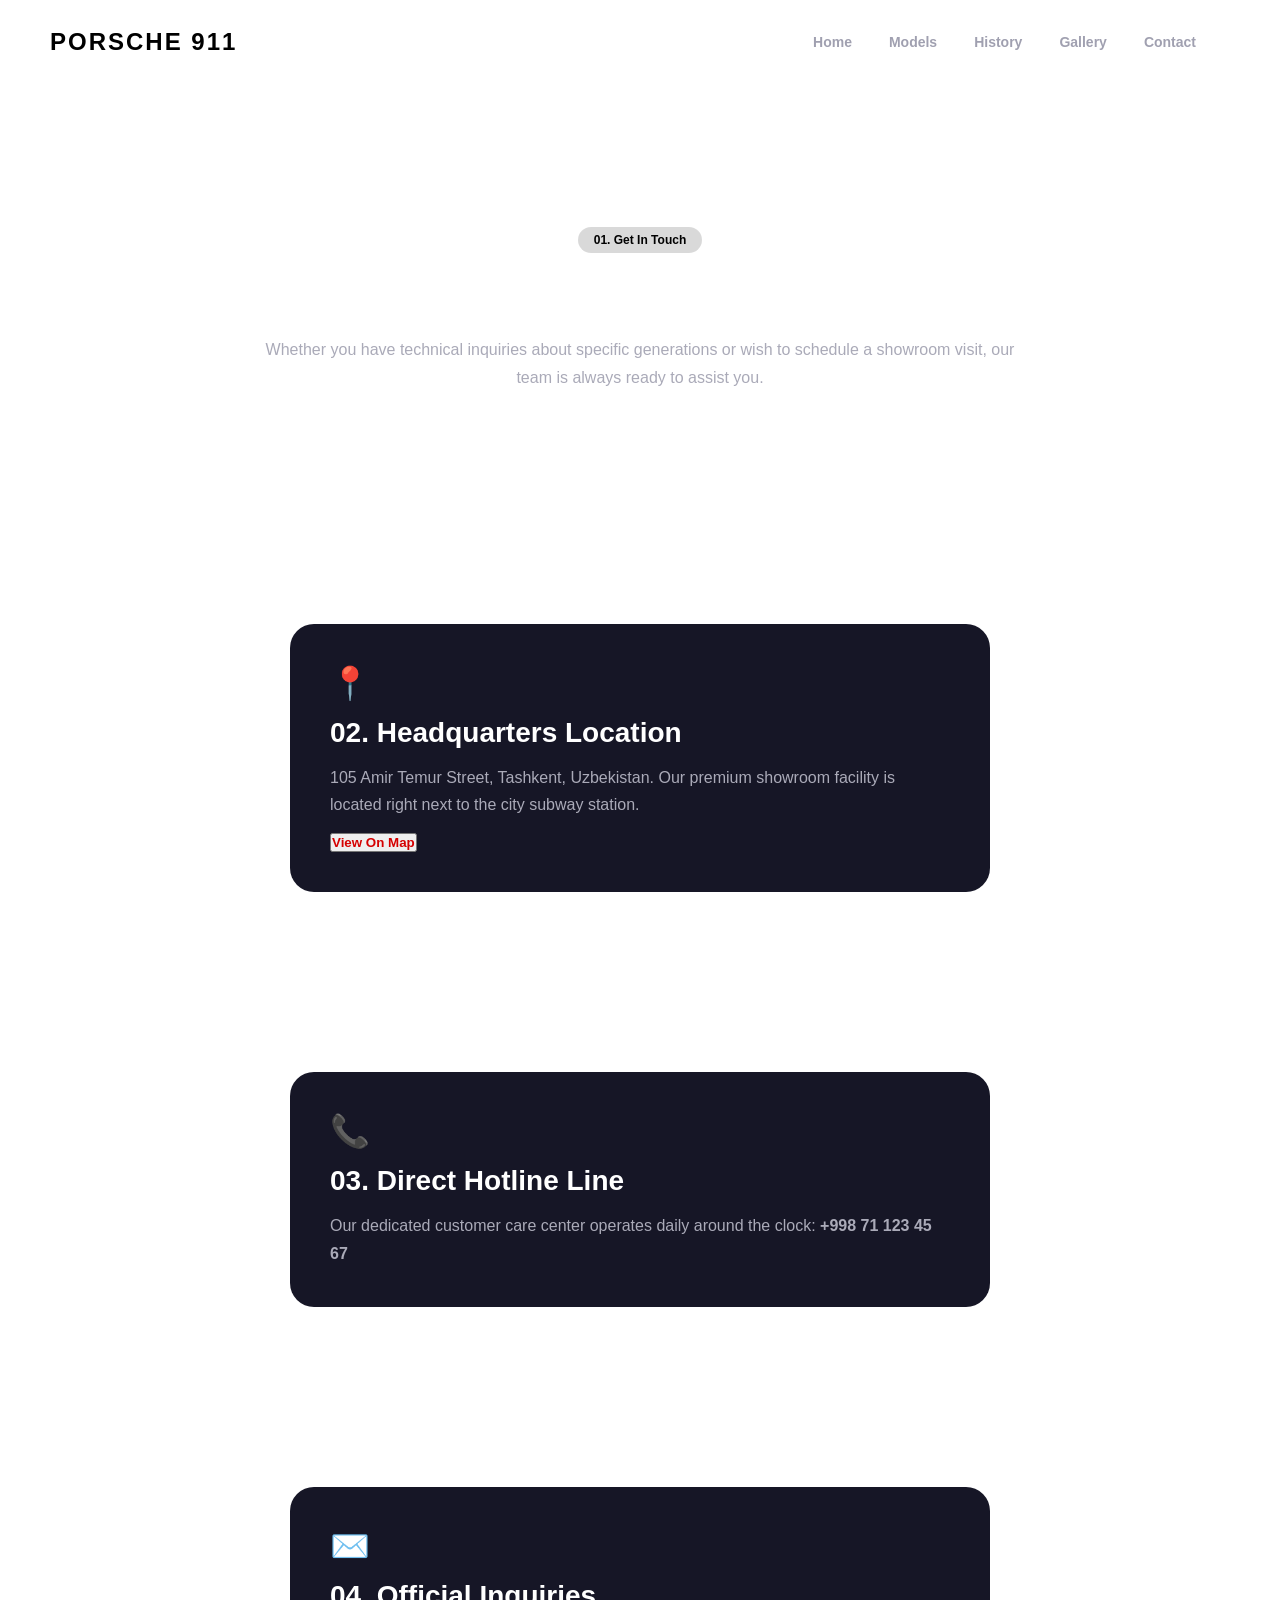
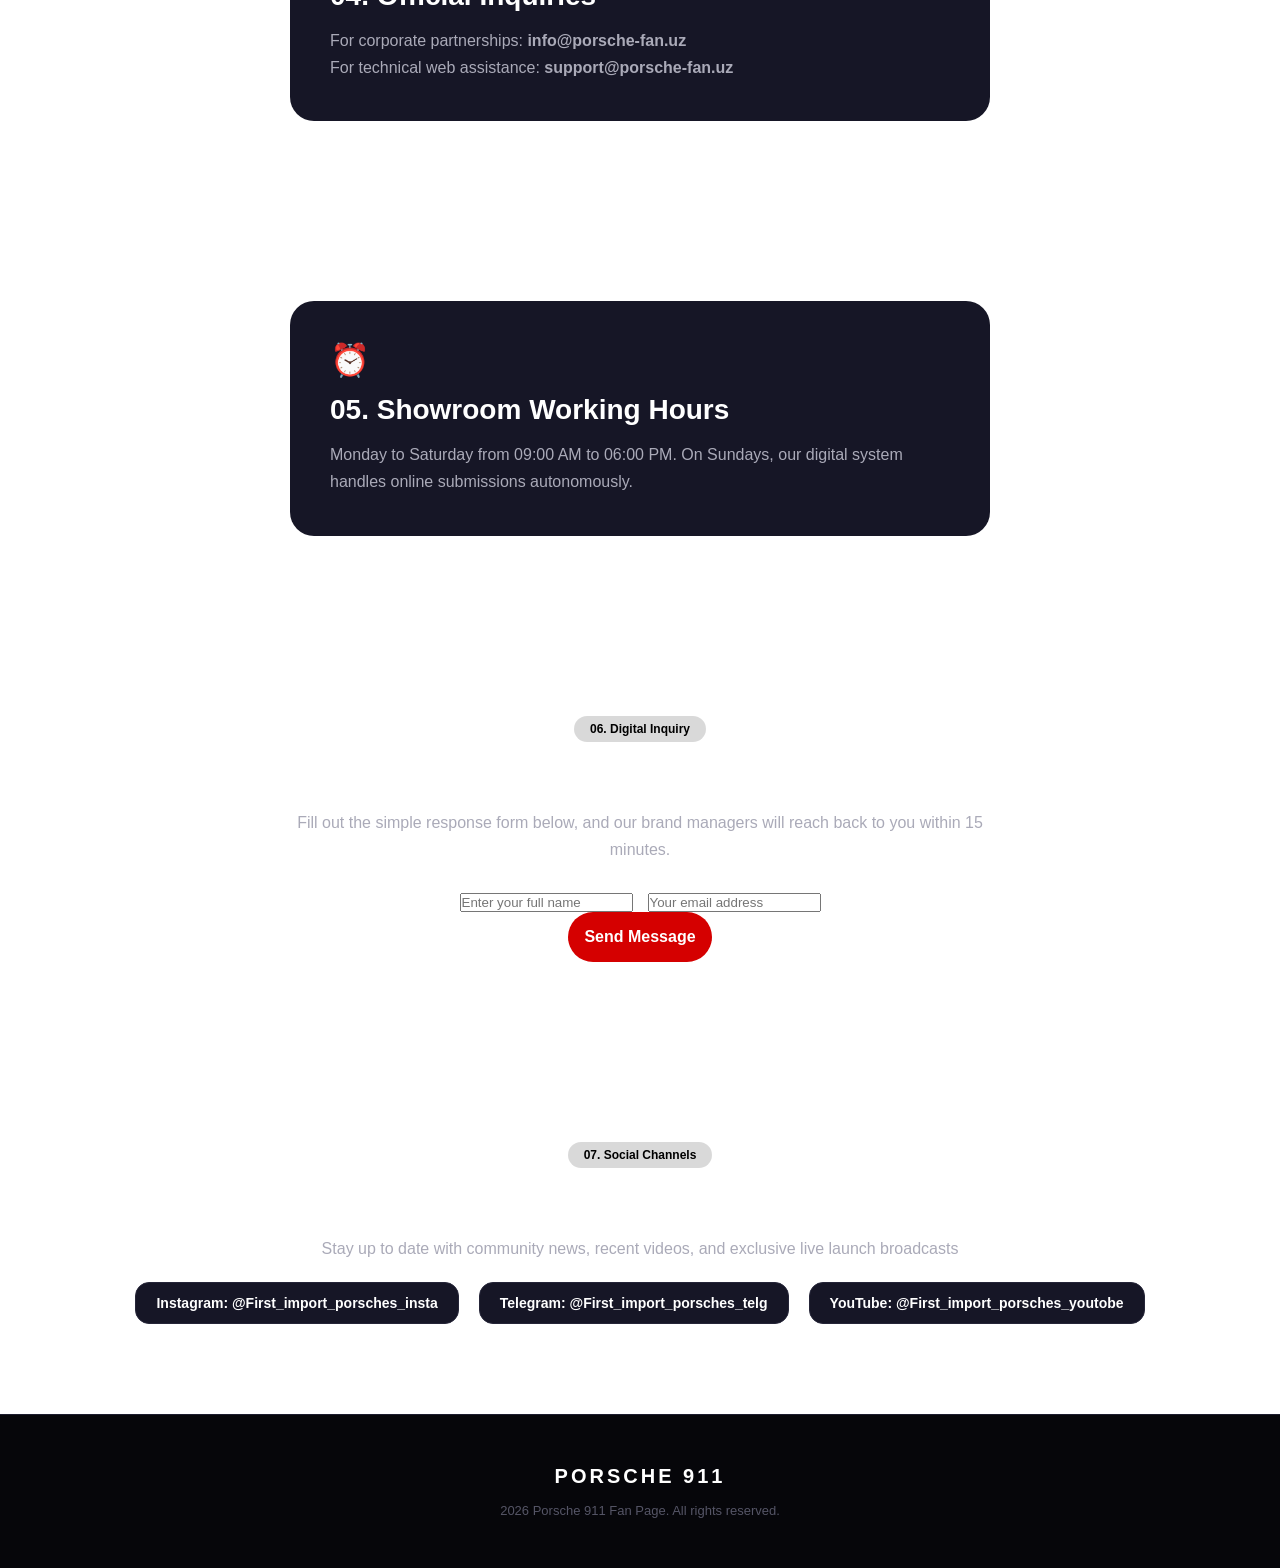
<file: contact.html>
<!DOCTYPE html>
<html lang="en">
<head>
  <meta charset="UTF-8">
  <meta name="viewport" content="width=device-width, initial-scale=1.0">
  <title>connect with us</title>
  <link rel="stylesheet" href="/css/style.css">
</head>
<body>
  <header class="header">
        <div class="logo">PORSCHE 911</div>
        <nav class="nav-links">
            <a href="index.html">Home</a>
            <a href="models.html">Models</a>
            <a href="history.html">History</a>
            <a href="gallery.html">Gallery</a>
            <a href="contact.html" >Contact</a>
        </nav>
    </header>

    <main class="main-content">
        <section class="sub-section contact-hero">
            <span class="section-badge">01. Get In Touch</span>
            <h2>We Are Here For You</h2>
            <p>Whether you have technical inquiries about specific generations or wish to schedule a showroom visit, our team is always ready to assist you.</p>
        </section>

        <section class="sub-section info-card-section gray-bg">
            <div class="contact-box">
                <div class="box-icon">📍</div>
                <h3>02. Headquarters Location</h3>
                <p>105 Amir Temur Street, Tashkent, Uzbekistan. Our premium showroom facility is located right next to the city subway station.</p>
                <button class="map-link">View On Map</button>
            </div>
        </section>

        <section class="sub-section info-card-section">
            <div class="contact-box text-right">
                <div class="box-icon">📞</div>
                <h3>03. Direct Hotline Line</h3>
                <p>Our dedicated customer care center operates daily around the clock: <strong>+998 71 123 45 67</strong></p>
            </div>
        </section>

        <section class="sub-section info-card-section gray-bg">
            <div class="contact-box">
                <div class="box-icon">✉️</div>
                <h3>04. Official Inquiries</h3>
                <p>For corporate partnerships: <strong>info@porsche-fan.uz</strong><br>For technical web assistance: <strong>support@porsche-fan.uz</strong></p>
            </div>
        </section>

        <section class="sub-section info-card-section">
            <div class="contact-box">
                <div class="box-icon">⏰</div>
                <h3>05. Showroom Working Hours</h3>
                <p>Monday to Saturday from 09:00 AM to 06:00 PM. On Sundays, our digital system handles online submissions autonomously.</p>
            </div>
        </section>

        <section class="sub-section form-section gray-bg">
            <span class="section-badge">06. Digital Inquiry</span>
            <h3>Leave Your Message</h3>
            <p class="form-intro">Fill out the simple response form below, and our brand managers will reach back to you within 15 minutes.</p>
                <div class="input-row">
                    <input type="text" placeholder="Enter your full name">
                    <input type="email" placeholder="Your email address" >
                </div>
                <button class="send-btn">Send Message </button>
            </form>
        </section>

        <section class="sub-section social-section">
            <span class="section-badge">07. Social Channels</span>
            <h3>Follow Our Digital Journey</h3>
            <p>Stay up to date with community news, recent videos, and exclusive live launch broadcasts
            </p>
            <div class="social-grid-links">
                <span class="soc-tag"> Instagram: @First_import_porsches_insta</span>
                <span class="soc-tag"> Telegram: @First_import_porsches_telg</span>
                <span class="soc-tag"> YouTube: @First_import_porsches_youtobe</span>
            </div>
        </section>
    </main>

    <footer class="footer">
        <div class="footer-content">
            <div class="footer-brand">PORSCHE 911</div>
            <p> 2026 Porsche 911 Fan Page. All rights reserved.</p>
        </div>
    </footer>
</body>
</html>
</file>
<file: css/style.css>
* {
    margin: 0;
    padding: 0;
      text-decoration: none;
    box-sizing: border-box;
    font-family: 'Segoe UI', Arial, sans-serif;
}

body {
    color: #ffffff;
}
.header {
    display: flex;
    justify-content: space-between;
    align-items: center;
    padding: 20px 50px;
    border-bottom: 1px ;
}

.logo {
    color: #000000;
    font-size: 24px;
    font-weight: 900;
    letter-spacing: 2px;
}

.nav-links {
    display: flex;
    padding: 6px 18px;
    border-radius: 50px;
    gap: 5px;
}

.nav-links a {
    color: #a0a0b0;
    font-size: 14px;
    font-weight: 600;
    padding: 8px 16px;
    border-radius: 30px;
    transition: 0.3s;
}
.main-content {
    width: 100%;
}
.sub-section {
    width: 100%;
    padding: 90px 80px;
    display: flex;
    flex-direction: column;
    align-items: center;
    justify-content: center;
    text-align: center;
}
.section-badge {
    background: rgba(0, 0, 0, 0.15);
    color: #000000;
    padding: 6px 16px;
    border-radius: 20px;
    font-size: 12px;
    font-weight: bold;
    margin-bottom: 20px;
    display: inline-block;
}

.sub-section h2 {
    font-size: 42px;
    font-weight: 800;
    margin-bottom: 15px;
}

.sub-section h3 {
    font-size: 28px;
    font-weight: 700;
    margin-bottom: 15px;
}

.sub-section p {
    color: #aaaab8;
    max-width: 750px;
    line-height: 1.7;
    font-size: 16px;
}


.models-hero, .history-hero, .gallery-hero, .contact-hero {
    background:  url('https://images.unsplash.com/photo-1614162692292-7ac56d7f7f1e?q=80&w=1200') no-repeat center center/cover;
    min-height: 50vh;
}

.hero-buttons {
    display: flex;
    gap: 15px;
    margin-top: 25px;
}

.primary-btn {
    background: #000000;
    color: white;
    padding: 12px 28px;
    border-radius: 30px;
    font-weight: bold;
}
.secondary-btn {
    background: #161626;
    color: white;
    padding: 12px 28px;
    border-radius: 30px;
    font-weight: bold;
    border: 1px ;
}
.cards-grid {
    display: flex;
    gap: 30px;
    flex-wrap: wrap;
    justify-content: center;
    margin-top: 30px;
}

.card {
    padding: 30px;
    border-radius: 28px;
    width: 350px;
    min-height: 580px; 
    color: #111111; 
    text-align: left;
    display: flex;
    flex-direction: column;
    position: relative;
    overflow: hidden; 
}

.card-logo {
    position: absolute;
    top: 20px;
    right: 25px;
    font-size: 13px;
    font-weight: 900;
    background: rgba(0,0,0,0.08);
    padding: 4px 12px;
    border-radius: 12px;
    color: #111111;
    z-index: 2;
}

.card-purple {
     background-color: #e3d5ff; 
    }
.card-blue {
     background-color: #c9e2ff; 
    }
.card-yellow { 
    background-color: #ffeeb3; 
}
.card-image-box img {
    height: 200px;
}
.card-image-box {
    width: 100%;
    height: 180px; 
    border-radius: 18px;
    background-size: cover;
    background-position: center;
    background-repeat: no-repeat;
    margin-bottom: 20px;
    margin-top: 15px;
}
.card h3 {
    font-size: 24px;
    font-weight: 800;
    color: #000000 !important;
    margin-bottom: 10px;
}

.card .card-desc { 
    color: #000000 !important; 
    font-size: 14px !important; 
    margin-bottom: 15px;
    line-height: 1.5;
}

.card-specs {
    margin-bottom: 20px;
    padding: 15px;
    border-radius: 16px;
    font-size: 13px;
    color: #111111 !important;
}
.card-specs li { 
    margin-bottom: 6px; 
    color: #111111 !important;
}
.card-specs li strong {
    color: #000000 !important;
}

.card-footer {
    display: flex;
    justify-content: space-between;
    align-items: center;
    margin-top: auto; 
    width: 100%;
}
.price-tag { 
    font-size: 22px; 
    font-weight: 800; 
    color: #111111 !important;
}
.card-btn {
    background: #111111;
    color: #ffffff !important;
    padding: 10px 22px;
    border-radius: 30px;
    font-weight: bold;
    font-size: 13px;
    transition: 0.2s;
}
.card-btn {
    background: #000000;
    color: white;
    padding: 8px 20px;
    border-radius: 30px;
    font-weight: bold;
    font-size: 13px;
}
.split-block {
    display: flex;
    align-items: center;
    gap: 50px;
    text-align: left;
}
.split-text {
     flex: 1;
     }
.split-image {
    flex: 1;
    
    height: 500px;
    border-radius: 28px;
    background-size: cover;
    background-position: center;
}
.reverse { 
    flex-direction: row-reverse; 
}

.mini-features {
     margin-top: 20px;
      display: flex;
       flex-direction: column;
        gap: 8px;
     }
.feat-item {
     font-weight: 600;
      color: #ff4d4d;
     }
.learn-more-link {
     color: #b175ff; 
     font-weight: bold;
      margin-top: 15px;
       display: inline-block; 
    }
.stat-box {
     margin-top: 20px;
      background: #161626;
       padding: 25px;
        border-radius: 16px; 
        width: 280px;
         text-align: left;
         }
.stat-num {
     font-size: 24px; 
     font-weight: 800;
      color: #d50000;
       display: block;
        margin-bottom: 5px; 
    }
.stat-txt {
     font-size: 13px;
      color: #aaaab8;
       line-height: 1.4;
     }
.history-block {
     padding: 60px 50px; 
    }
.history-card {
    background: #161626;
    padding: 40px;
    border-radius: 28px;
    max-width: 800px;
    width: 100%;
    text-align: left;
}
.hist-badge {
    display: inline-block;
    padding: 4px 12px;
    background: rgba(255,255,255,0.05);
    border-radius: 8px;
    font-weight: bold;
    margin-bottom: 15px;
    
}
.active-badge {
     
      color: white; 
    }
    .hist-img img {
    height: 250px;
}
.hist-img {
    width: 100%;
    height: 250px;
    border-radius: 18px;
    background-size: cover;
    background-position: center;
    margin-top: 20px;
}


.gallery-section {
     align-items: center; 
    }
.section-desc {
     margin-bottom: 30px; 
    }
.gallery-grid {
     display: flex;
      gap: 20px; 
      width: 100%;
       justify-content: center; 
       flex-wrap: wrap;
    }
.g-box {
    width: 450px;
    height: 280px;
    border-radius: 24px;
    background-size: cover;
    position: relative;
    overflow: hidden;
}
.g-overlay {
    position: absolute;
    bottom: 0;
     left: 0;
      right: 0;
    background:( rgba(0,0,0,0.8));
    padding: 20px;
    font-weight: bold;
    font-size: 15px;
}
.wide-box {
     width: 700px; 
     height: 350px;
     }
.image-details-section h3{
     color: #000000;
 }
.action-btn {
     background: #020102;
      border: none;
       padding: 12px 24px;
        color: white;
         border-radius: 30px; 
         font-weight: bold;
     margin-top: 15px;
    }
.studio-logo {
     font-size: 18px;
      font-weight: 800;
       margin-top: 20px;
        color: #aaaab8;
         letter-spacing: 2px; 
        }
.info-card-section {
    align-items: center;
 }
.contact-box {
    background: #161626;
    padding: 40px;
    border-radius: 24px;
    max-width: 700px;
    width: 100%;
    text-align: left;
}
.box-icon {
     font-size: 32px;
      margin-bottom: 15px; 
    }
.map-link {
     color: #d50000; 
      font-weight: bold;
       margin-top: 15px; 
       display: inline-block;
     }
.form-intro {
     margin-bottom: 30px; 
    }
.rich-form {
    width: 100%;
    max-width: 600px;
    display: flex;
    flex-direction: column;
    gap: 15px;
}
.input-row { 
    display: flex;
     gap: 15px; }
.input-row input {
     flex: 1; 
    }
.send-btn {
    background: #d50000;
    color: white;
    border: none;
    padding: 16px;
    border-radius: 50px;
    font-weight: bold;
    font-size: 16px;
}
.social-grid-links {
     display: flex;
      gap: 20px;
       flex-wrap: wrap;
        margin-top: 20px; 
    }
.soc-tag {
     background: #161626;
      padding: 12px 20px;
       border-radius: 14px; 
       font-weight: 600;
        font-size: 14px; 
        border: 1px solid #252538;
    }
.footer {
    width: 100%;
    background-color: #06060a;
    padding: 50px;
    border-top: 1px solid #1c1c2e;
    text-align: center;
    margin-top: auto;
}
.footer-content {
    display: flex;
    flex-direction: column;
    align-items: center;
    gap: 15px;
}

.footer-brand {
    font-size: 20px;
    font-weight: 900;
    letter-spacing: 3px;
    color: #ffffff;
}

.footer p {
    color: #555566;
    font-size: 13px;
}
</file>
